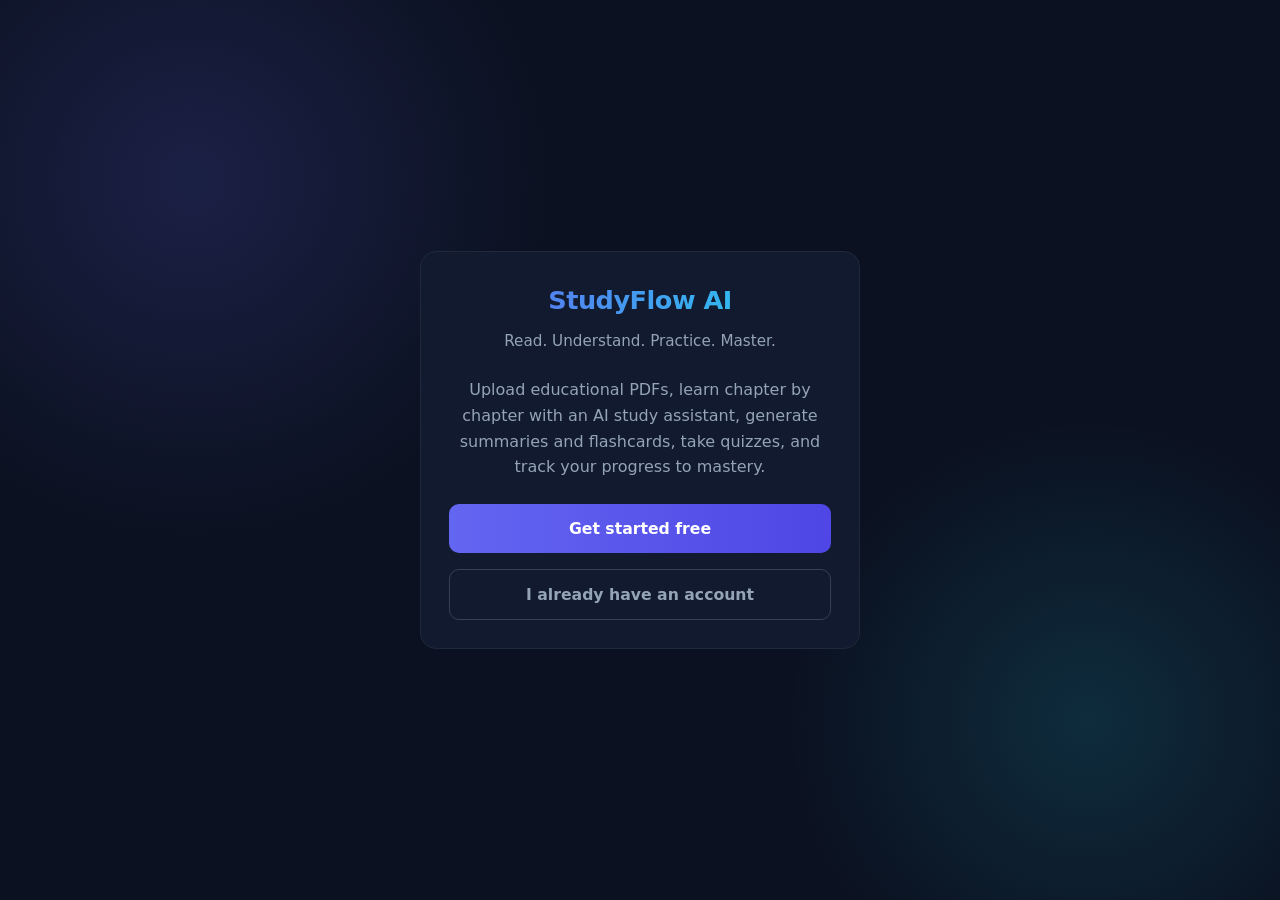
<file: studyflow-nobackend/studyflow-nobackend/index.html>
<!DOCTYPE html>
<html lang="en" data-theme="dark">
<head>
    <meta charset="UTF-8" />
    <meta name="viewport" content="width=device-width, initial-scale=1.0" />
    <title>StudyFlow AI — Read. Understand. Practice. Master.</title>
    <link rel="stylesheet" href="styles.css" />
    <link rel="stylesheet" href="auth.css" />
</head>
<body class="auth-bg">
    <main class="auth-wrap">
        <section class="auth-card card text-center">
            <div class="auth-header">
                <div class="brand">StudyFlow AI</div>
                <p class="tagline muted mt-8">Read. Understand. Practice. Master.</p>
            </div>
            <p class="muted">
                Upload educational PDFs, learn chapter by chapter with an AI study
                assistant, generate summaries and flashcards, take quizzes, and track
                your progress to mastery.
            </p>
            <div class="stack mt-24">
                <a class="btn btn-primary btn-block" href="signup.html">Get started free</a>
                <a class="btn btn-ghost btn-block" href="login.html">I already have an account</a>
            </div>
        </section>
    </main>
    <script type="module" src="index-page.js"></script>
</body>
</html>
</file>
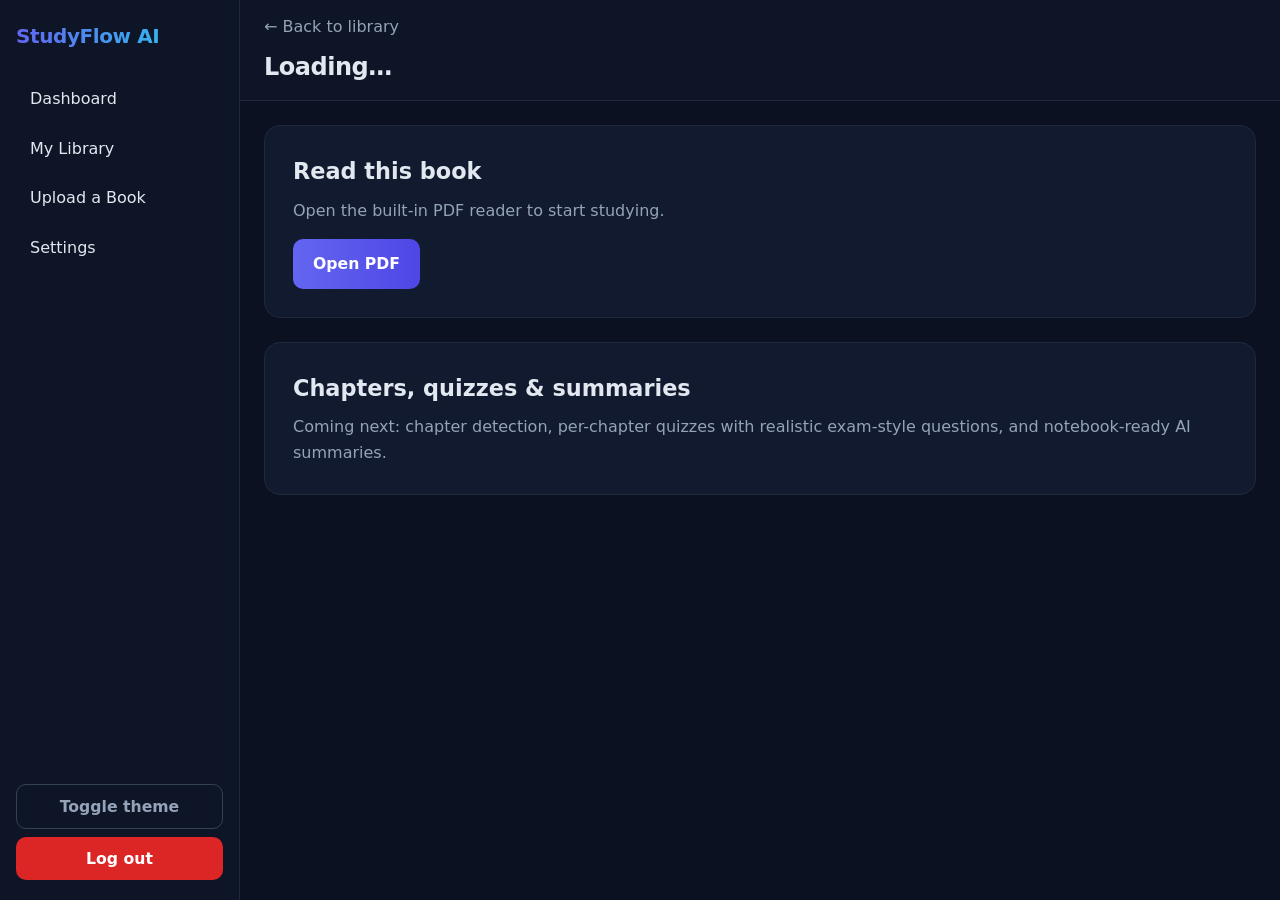
<file: studyflow-nobackend/studyflow-nobackend/book-details.html>
<!DOCTYPE html>
<html lang="en" data-theme="dark">
<head>
    <meta charset="UTF-8" />
    <meta name="viewport" content="width=device-width, initial-scale=1.0" />
    <title>Book — StudyFlow AI</title>
    <link rel="stylesheet" href="styles.css" />
    <link rel="stylesheet" href="dashboard.css" />
</head>
<body>
    <div class="app-shell">
        <aside class="app-sidebar">
            <div class="brand">StudyFlow AI</div>
            <nav class="mt-24">
                <a class="nav-link" href="dashboard.html">Dashboard</a>
                <a class="nav-link" href="library.html">My Library</a>
                <a class="nav-link" href="upload-book.html">Upload a Book</a>
                <a class="nav-link" href="settings.html">Settings</a>
            </nav>
            <div class="sidebar-footer">
                <button id="theme-toggle" type="button" class="btn btn-ghost btn-block">Toggle theme</button>
                <button id="logout-btn" type="button" class="btn btn-danger btn-block mt-8">Log out</button>
            </div>
        </aside>
        <div class="app-main">
            <header class="app-topbar">
                <a href="library.html" class="muted">&larr; Back to library</a>
                <h1 id="book-title" class="mt-8">Loading…</h1>
                <p id="book-author" class="muted"></p>
            </header>
            <main class="app-content">
                <section class="card">
                    <h2>Read this book</h2>
                    <p class="muted mt-8">Open the built-in PDF reader to start studying.</p>
                    <a id="open-pdf" class="btn btn-primary mt-16" target="_blank" rel="noopener">Open PDF</a>
                </section>
                <section class="card mt-24">
                    <h2>Chapters, quizzes &amp; summaries</h2>
                    <p class="muted mt-8">
                        Coming next: chapter detection, per-chapter quizzes with realistic
                        exam-style questions, and notebook-ready AI summaries.
                    </p>
                </section>
            </main>
        </div>
    </div>
    <script type="module" src="book-details.js"></script>
</body>
</html>
</file>
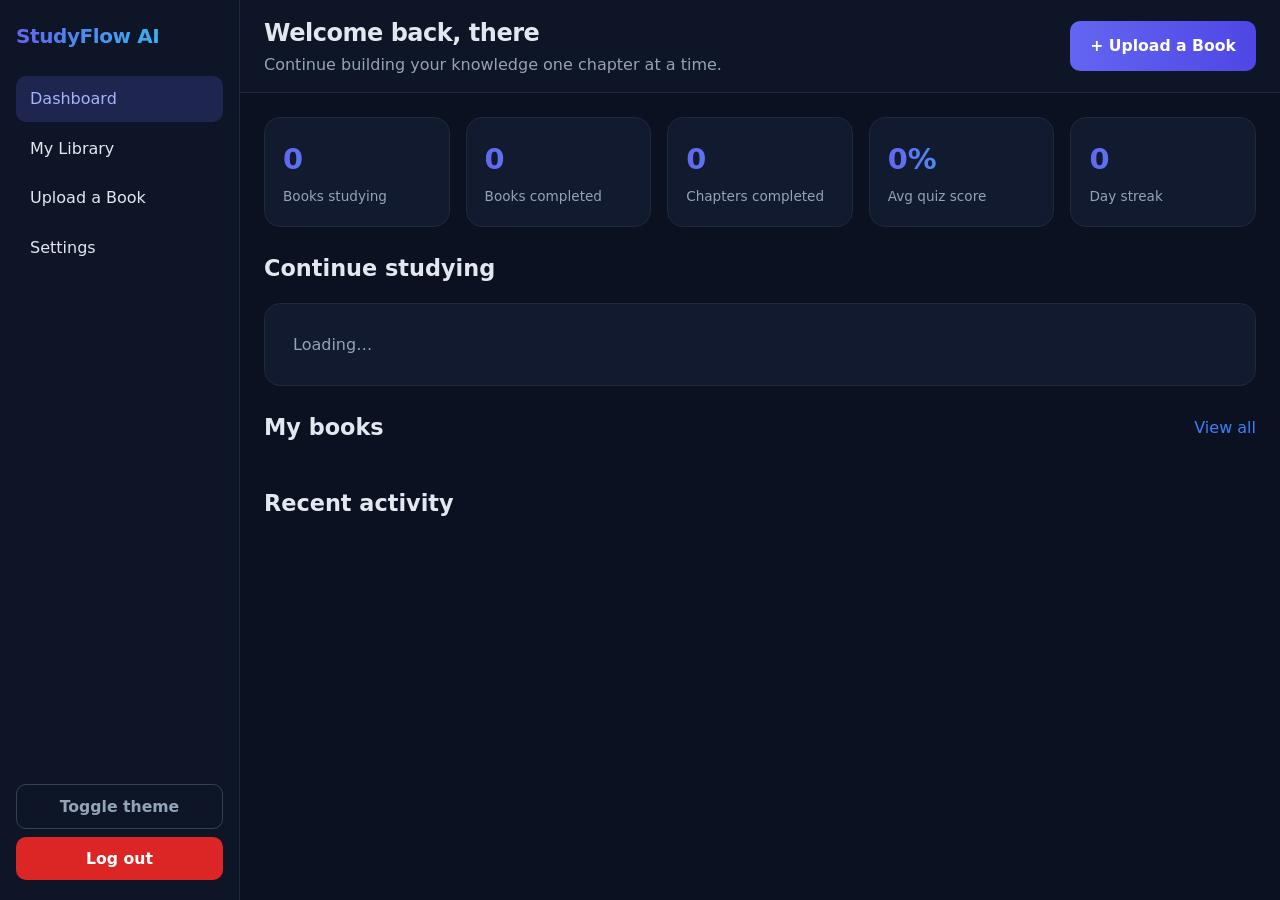
<file: studyflow-nobackend/studyflow-nobackend/dashboard.html>
<!DOCTYPE html>
<html lang="en" data-theme="dark">
<head>
    <meta charset="UTF-8" />
    <meta name="viewport" content="width=device-width, initial-scale=1.0" />
    <title>Dashboard — StudyFlow AI</title>
    <link rel="stylesheet" href="styles.css" />
    <link rel="stylesheet" href="dashboard.css" />
</head>
<body>
    <div class="app-shell">
        <aside class="app-sidebar">
            <div class="brand">StudyFlow AI</div>
            <nav class="mt-24">
                <a class="nav-link active" href="dashboard.html">Dashboard</a>
                <a class="nav-link" href="library.html">My Library</a>
                <a class="nav-link" href="upload-book.html">Upload a Book</a>
                <a class="nav-link" href="settings.html">Settings</a>
            </nav>
            <div class="sidebar-footer">
                <button id="theme-toggle" type="button" class="btn btn-ghost btn-block">Toggle theme</button>
                <button id="logout-btn" type="button" class="btn btn-danger btn-block mt-8">Log out</button>
            </div>
        </aside>

        <div class="app-main">
            <header class="app-topbar spread">
                <div>
                    <h1>Welcome back, <span id="welcome-name">there</span></h1>
                    <p class="muted">Continue building your knowledge one chapter at a time.</p>
                </div>
                <a class="btn btn-primary" href="upload-book.html">+ Upload a Book</a>
            </header>

            <main class="app-content">
                <!-- Stats -->
                <section class="stats-grid">
                    <div class="stat-card card">
                        <span class="stat-value" id="stat-studying">0</span>
                        <span class="stat-label muted">Books studying</span>
                    </div>
                    <div class="stat-card card">
                        <span class="stat-value" id="stat-completed">0</span>
                        <span class="stat-label muted">Books completed</span>
                    </div>
                    <div class="stat-card card">
                        <span class="stat-value" id="stat-chapters">0</span>
                        <span class="stat-label muted">Chapters completed</span>
                    </div>
                    <div class="stat-card card">
                        <span class="stat-value" id="stat-quizavg">0%</span>
                        <span class="stat-label muted">Avg quiz score</span>
                    </div>
                    <div class="stat-card card">
                        <span class="stat-value" id="stat-streak">0</span>
                        <span class="stat-label muted">Day streak</span>
                    </div>
                </section>

                <!-- Continue studying -->
                <section class="mt-24">
                    <h2>Continue studying</h2>
                    <div id="continue-area" class="mt-16">
                        <div class="card muted">Loading…</div>
                    </div>
                </section>

                <!-- My books -->
                <section class="mt-24">
                    <div class="spread">
                        <h2>My books</h2>
                        <a href="library.html">View all</a>
                    </div>
                    <div id="books-grid" class="books-grid mt-16"></div>
                </section>

                <!-- Recent activity -->
                <section class="mt-24">
                    <h2>Recent activity</h2>
                    <ul id="activity-list" class="activity-list mt-16"></ul>
                </section>
            </main>
        </div>
    </div>
    <script type="module" src="dashboard.js"></script>
</body>
</html>
</file>
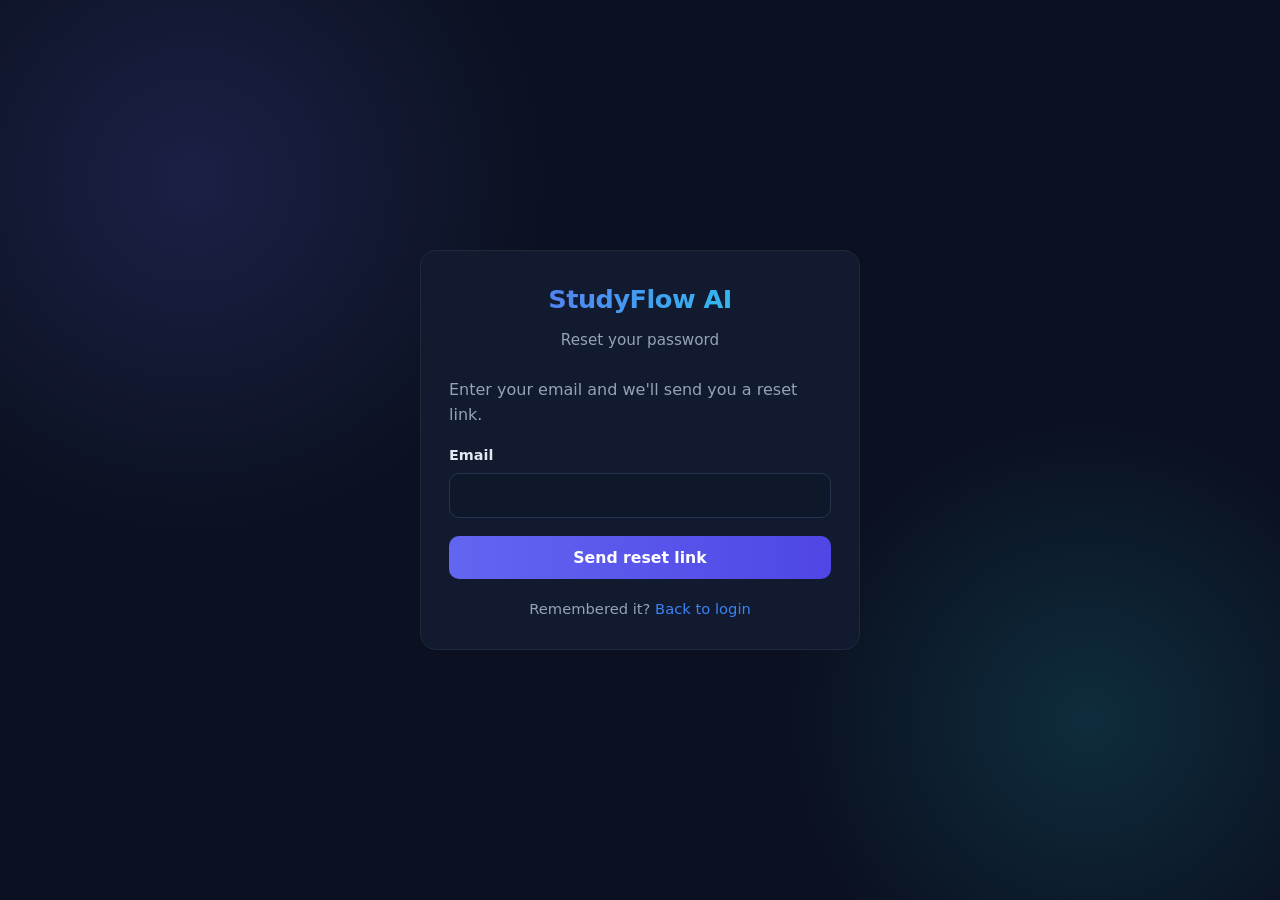
<file: studyflow-nobackend/studyflow-nobackend/forgot-password.html>
<!DOCTYPE html>
<html lang="en" data-theme="dark">
<head>
    <meta charset="UTF-8" />
    <meta name="viewport" content="width=device-width, initial-scale=1.0" />
    <title>Forgot password — StudyFlow AI</title>
    <link rel="stylesheet" href="styles.css" />
    <link rel="stylesheet" href="auth.css" />
</head>
<body class="auth-bg" data-page="forgot">
    <main class="auth-wrap">
        <section class="auth-card card">
            <div class="auth-header">
                <div class="brand">StudyFlow AI</div>
                <p class="tagline muted mt-8">Reset your password</p>
            </div>
            <p class="muted mt-8">Enter your email and we'll send you a reset link.</p>
            <form id="forgot-form" class="mt-16" novalidate>
                <div class="field">
                    <label for="email">Email</label>
                    <input id="email" type="email" autocomplete="email" required />
                </div>
                <button type="submit" class="btn btn-primary btn-block">Send reset link</button>
            </form>
            <p class="auth-footer muted">Remembered it? <a href="login.html">Back to login</a></p>
        </section>
    </main>
    <script type="module" src="auth.js"></script>
</body>
</html>
</file>
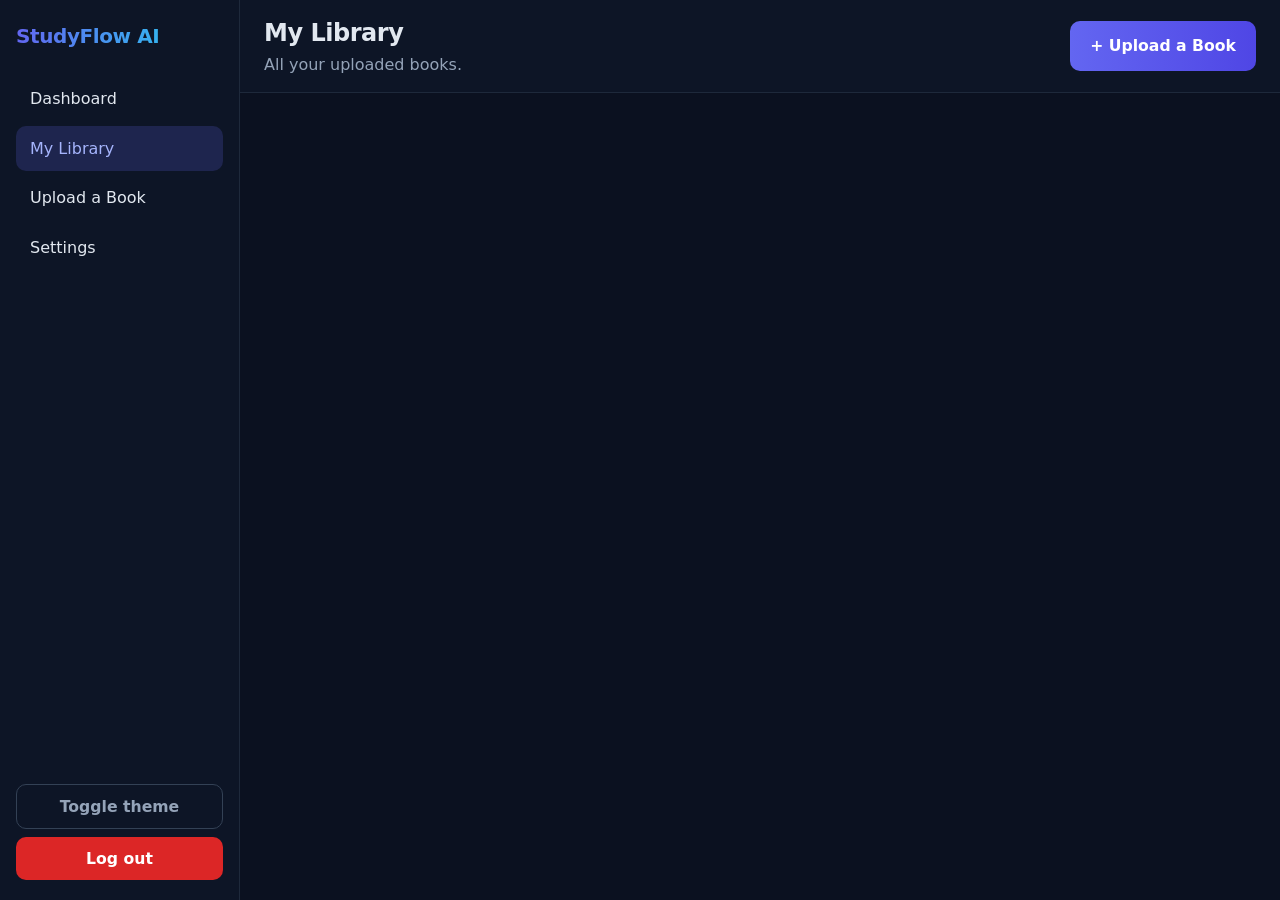
<file: studyflow-nobackend/studyflow-nobackend/library.html>
<!DOCTYPE html>
<html lang="en" data-theme="dark">
<head>
    <meta charset="UTF-8" />
    <meta name="viewport" content="width=device-width, initial-scale=1.0" />
    <title>My Library — StudyFlow AI</title>
    <link rel="stylesheet" href="styles.css" />
    <link rel="stylesheet" href="dashboard.css" />
</head>
<body>
    <div class="app-shell">
        <aside class="app-sidebar">
            <div class="brand">StudyFlow AI</div>
            <nav class="mt-24">
                <a class="nav-link" href="dashboard.html">Dashboard</a>
                <a class="nav-link active" href="library.html">My Library</a>
                <a class="nav-link" href="upload-book.html">Upload a Book</a>
                <a class="nav-link" href="settings.html">Settings</a>
            </nav>
            <div class="sidebar-footer">
                <button id="theme-toggle" type="button" class="btn btn-ghost btn-block">Toggle theme</button>
                <button id="logout-btn" type="button" class="btn btn-danger btn-block mt-8">Log out</button>
            </div>
        </aside>

        <div class="app-main">
            <header class="app-topbar spread">
                <div>
                    <h1>My Library</h1>
                    <p class="muted">All your uploaded books.</p>
                </div>
                <a class="btn btn-primary" href="upload-book.html">+ Upload a Book</a>
            </header>
            <main class="app-content">
                <div id="library-grid" class="books-grid"></div>
            </main>
        </div>
    </div>
    <script type="module" src="library.js"></script>
</body>
</html>
</file>
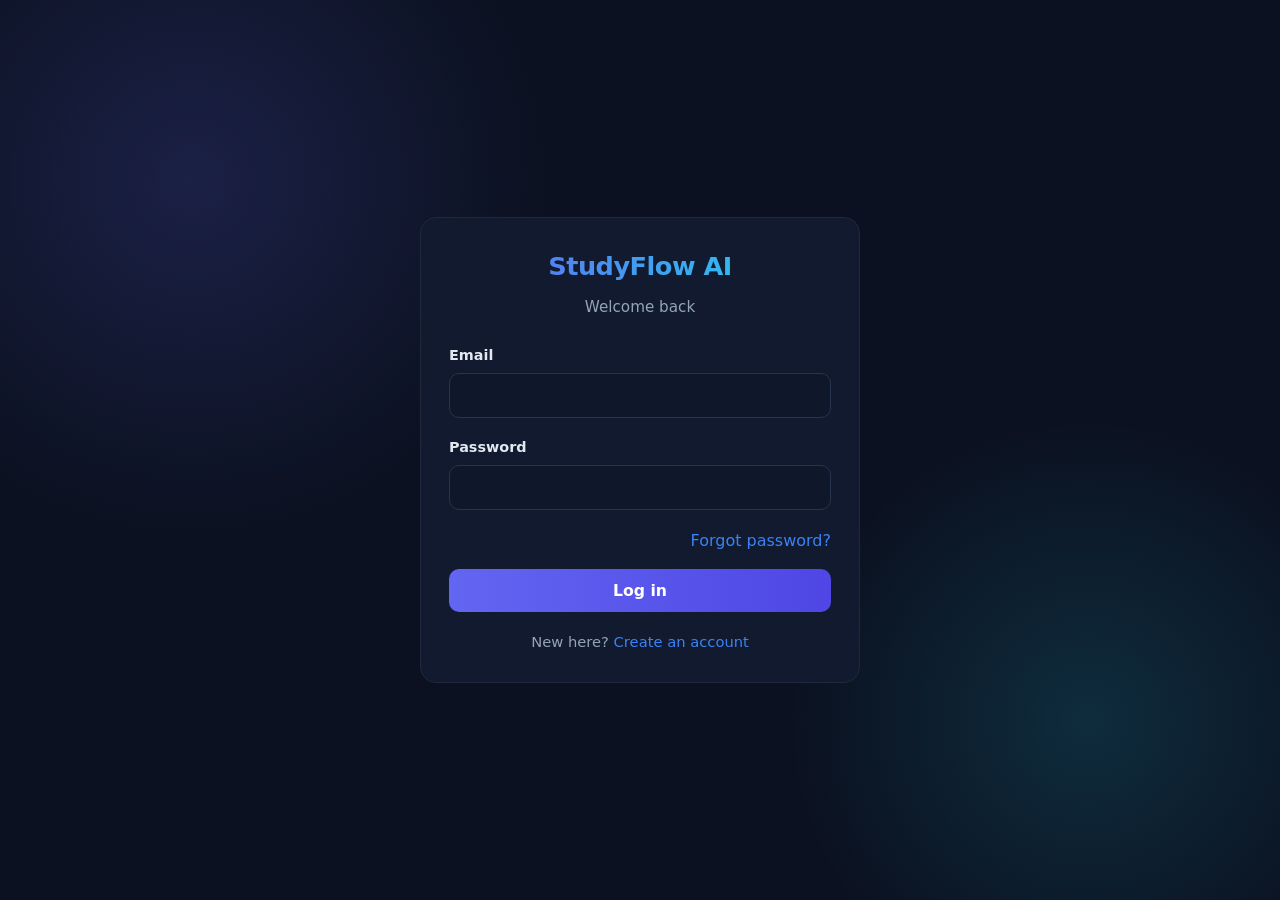
<file: studyflow-nobackend/studyflow-nobackend/login.html>
<!DOCTYPE html>
<html lang="en" data-theme="dark">
<head>
    <meta charset="UTF-8" />
    <meta name="viewport" content="width=device-width, initial-scale=1.0" />
    <title>Log in — StudyFlow AI</title>
    <link rel="stylesheet" href="styles.css" />
    <link rel="stylesheet" href="auth.css" />
</head>
<body class="auth-bg" data-page="login">
    <main class="auth-wrap">
        <section class="auth-card card">
            <div class="auth-header">
                <div class="brand">StudyFlow AI</div>
                <p class="tagline muted mt-8">Welcome back</p>
            </div>
            <form id="login-form" novalidate>
                <div class="field">
                    <label for="email">Email</label>
                    <input id="email" type="email" autocomplete="email" required />
                </div>
                <div class="field">
                    <label for="password">Password</label>
                    <input id="password" type="password" autocomplete="current-password" required />
                </div>
                <div class="spread">
                    <span></span>
                    <a href="forgot-password.html">Forgot password?</a>
                </div>
                <button type="submit" class="btn btn-primary btn-block mt-16">Log in</button>
            </form>
            <p class="auth-footer muted">New here? <a href="signup.html">Create an account</a></p>
        </section>
    </main>
    <script type="module" src="auth.js"></script>
</body>
</html>
</file>
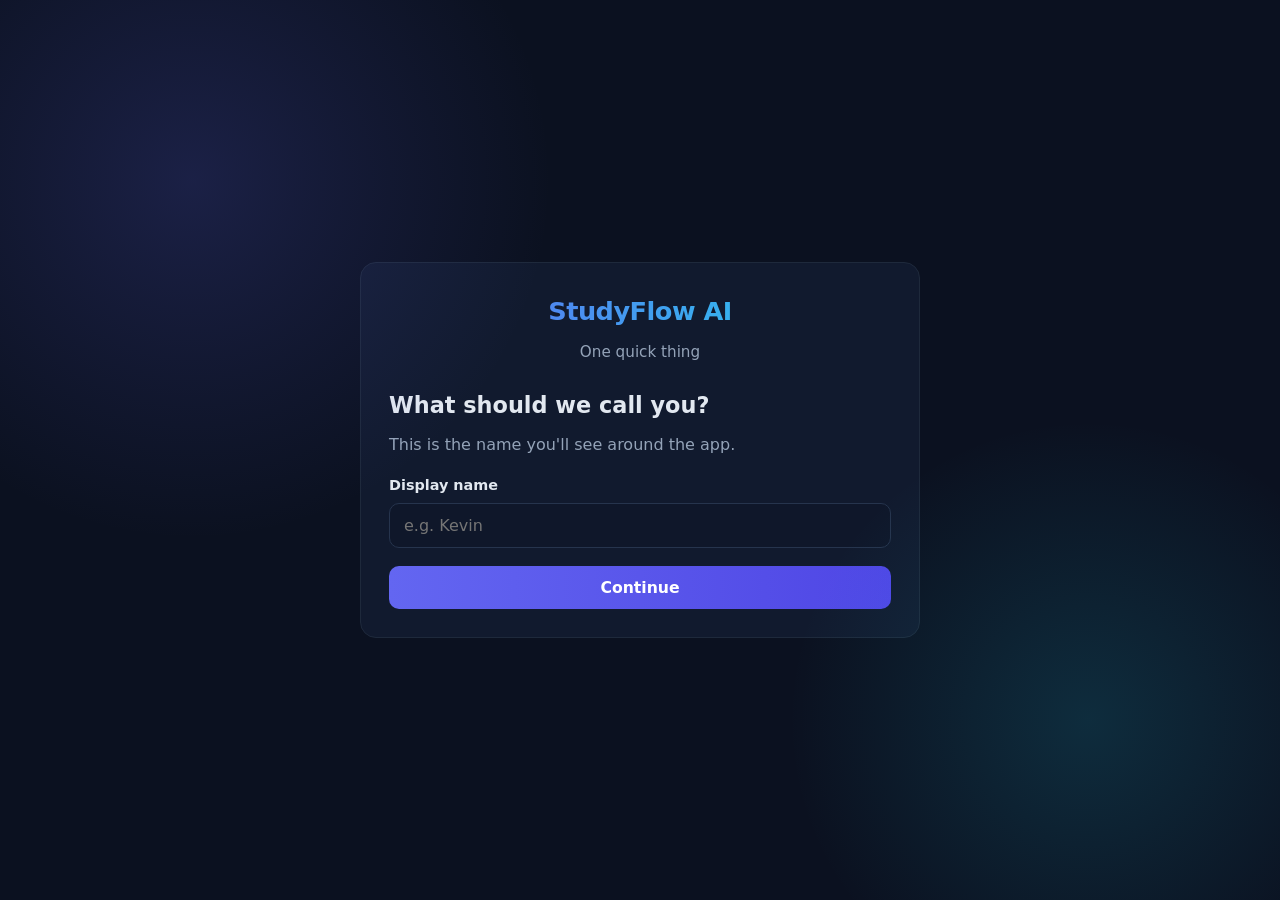
<file: studyflow-nobackend/studyflow-nobackend/onboarding.html>
<!DOCTYPE html>
<html lang="en" data-theme="dark">
<head>
    <meta charset="UTF-8" />
    <meta name="viewport" content="width=device-width, initial-scale=1.0" />
    <title>Welcome — StudyFlow AI</title>
    <link rel="stylesheet" href="styles.css" />
    <link rel="stylesheet" href="auth.css" />
</head>
<body class="auth-bg">
    <main class="onboarding-shell">
        <section class="onboarding-card card">
            <div class="auth-header">
                <div class="brand">StudyFlow AI</div>
                <p class="tagline muted mt-8">One quick thing</p>
            </div>
            <h2 class="mt-16">What should we call you?</h2>
            <p class="muted mt-8">This is the name you'll see around the app.</p>
            <div class="field mt-16">
                <label for="display-name">Display name</label>
                <input id="display-name" type="text" placeholder="e.g. Kevin" maxlength="40" />
            </div>
            <button id="continue-btn" type="button" class="btn btn-primary btn-block">Continue</button>
        </section>
    </main>
    <script type="module" src="onboarding.js"></script>
</body>
</html>
</file>
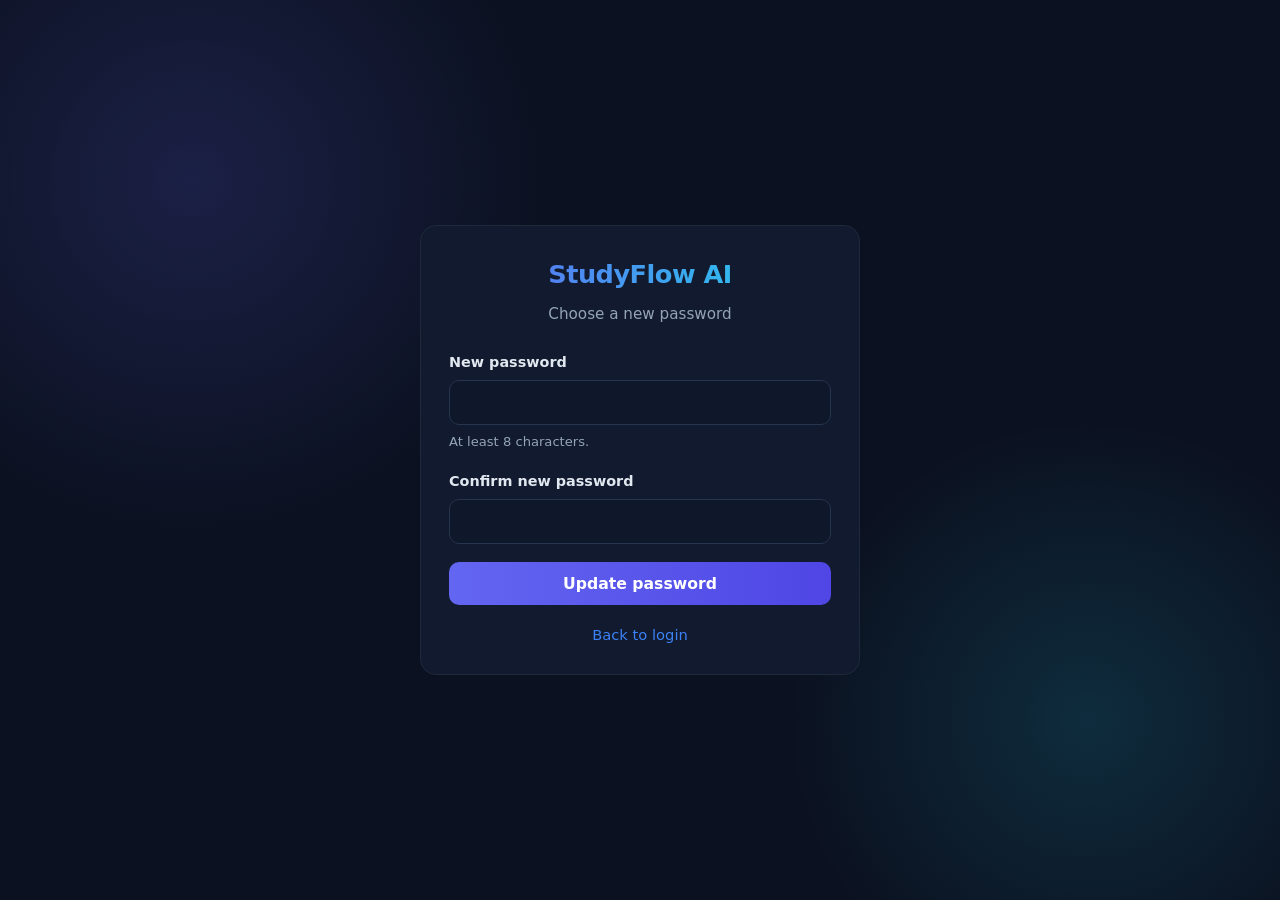
<file: studyflow-nobackend/studyflow-nobackend/reset-password.html>
<!DOCTYPE html>
<html lang="en" data-theme="dark">
<head>
    <meta charset="UTF-8" />
    <meta name="viewport" content="width=device-width, initial-scale=1.0" />
    <title>Set new password — StudyFlow AI</title>
    <link rel="stylesheet" href="styles.css" />
    <link rel="stylesheet" href="auth.css" />
</head>
<body class="auth-bg" data-page="reset">
    <main class="auth-wrap">
        <section class="auth-card card">
            <div class="auth-header">
                <div class="brand">StudyFlow AI</div>
                <p class="tagline muted mt-8">Choose a new password</p>
            </div>
            <form id="reset-form" class="mt-16" novalidate>
                <div class="field">
                    <label for="password">New password</label>
                    <input id="password" type="password" autocomplete="new-password" required />
                    <p class="password-hint muted">At least 8 characters.</p>
                </div>
                <div class="field">
                    <label for="confirmPassword">Confirm new password</label>
                    <input id="confirmPassword" type="password" autocomplete="new-password" required />
                </div>
                <button type="submit" class="btn btn-primary btn-block">Update password</button>
            </form>
            <p class="auth-footer muted"><a href="login.html">Back to login</a></p>
        </section>
    </main>
    <script type="module" src="auth.js"></script>
</body>
</html>
</file>
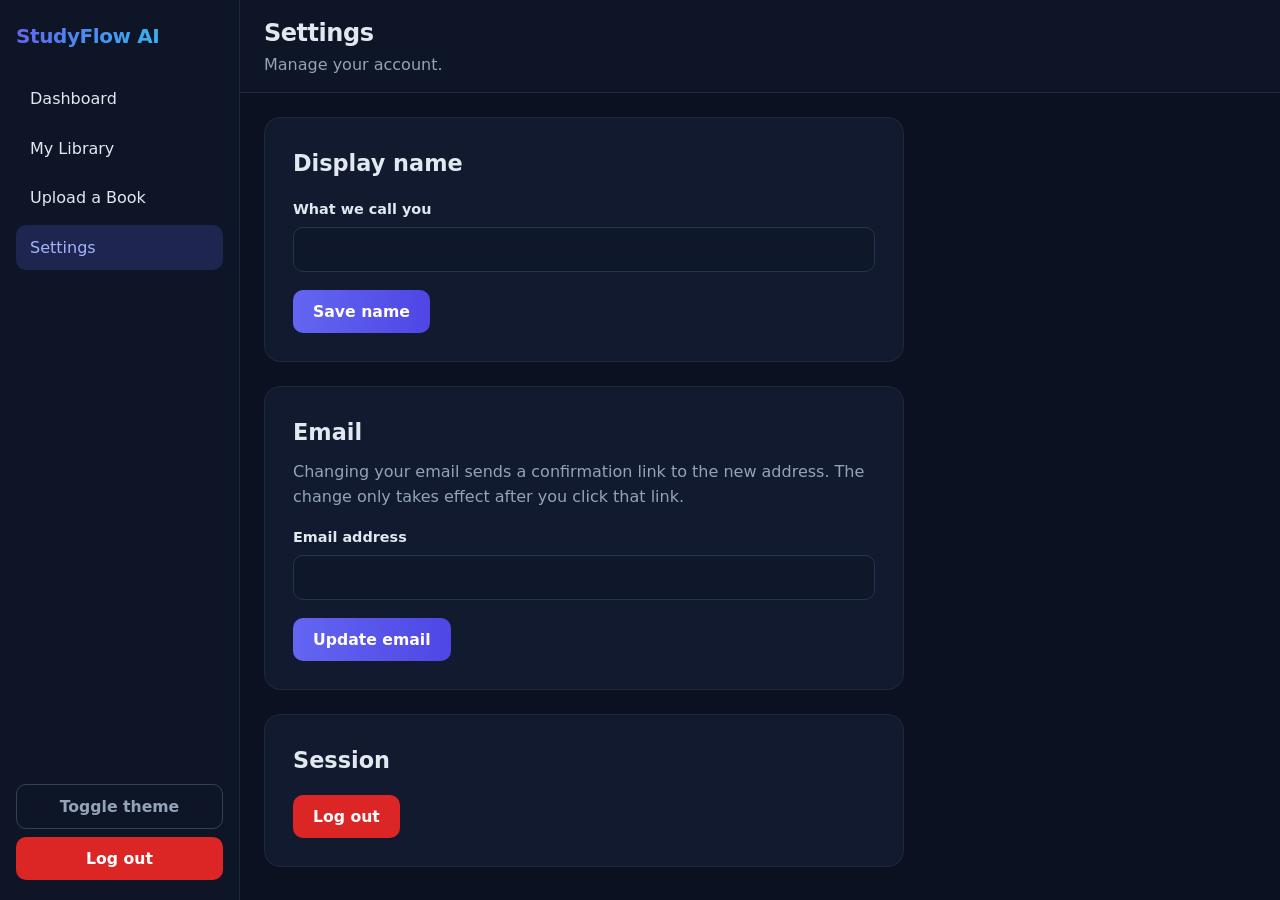
<file: studyflow-nobackend/studyflow-nobackend/settings.html>
<!DOCTYPE html>
<html lang="en" data-theme="dark">
<head>
    <meta charset="UTF-8" />
    <meta name="viewport" content="width=device-width, initial-scale=1.0" />
    <title>Settings — StudyFlow AI</title>
    <link rel="stylesheet" href="styles.css" />
    <link rel="stylesheet" href="dashboard.css" />
</head>
<body>
    <div class="app-shell">
        <aside class="app-sidebar">
            <div class="brand">StudyFlow AI</div>
            <nav class="mt-24">
                <a class="nav-link" href="dashboard.html">Dashboard</a>
                <a class="nav-link" href="library.html">My Library</a>
                <a class="nav-link" href="upload-book.html">Upload a Book</a>
                <a class="nav-link active" href="settings.html">Settings</a>
            </nav>
            <div class="sidebar-footer">
                <button id="theme-toggle" type="button" class="btn btn-ghost btn-block">Toggle theme</button>
                <button id="logout-btn" type="button" class="btn btn-danger btn-block mt-8">Log out</button>
            </div>
        </aside>

        <div class="app-main">
            <header class="app-topbar">
                <h1>Settings</h1>
                <p class="muted">Manage your account.</p>
            </header>

            <main class="app-content">
                <!-- Display name -->
                <section class="card upload-card">
                    <h2>Display name</h2>
                    <div class="field mt-16">
                        <label for="full-name">What we call you</label>
                        <input id="full-name" type="text" maxlength="40" />
                    </div>
                    <button id="save-name" type="button" class="btn btn-primary">Save name</button>
                </section>

                <!-- Email -->
                <section class="card upload-card mt-24">
                    <h2>Email</h2>
                    <p class="muted mt-8">
                        Changing your email sends a confirmation link to the new address.
                        The change only takes effect after you click that link.
                    </p>
                    <div class="field mt-16">
                        <label for="email">Email address</label>
                        <input id="email" type="email" autocomplete="email" />
                    </div>
                    <button id="save-email" type="button" class="btn btn-primary">Update email</button>
                </section>

                <!-- Session -->
                <section class="card upload-card mt-24">
                    <h2>Session</h2>
                    <button id="logout-btn-2" type="button" class="btn btn-danger mt-16">Log out</button>
                </section>
            </main>
        </div>
    </div>
    <script type="module" src="settings.js"></script>
</body>
</html>
</file>
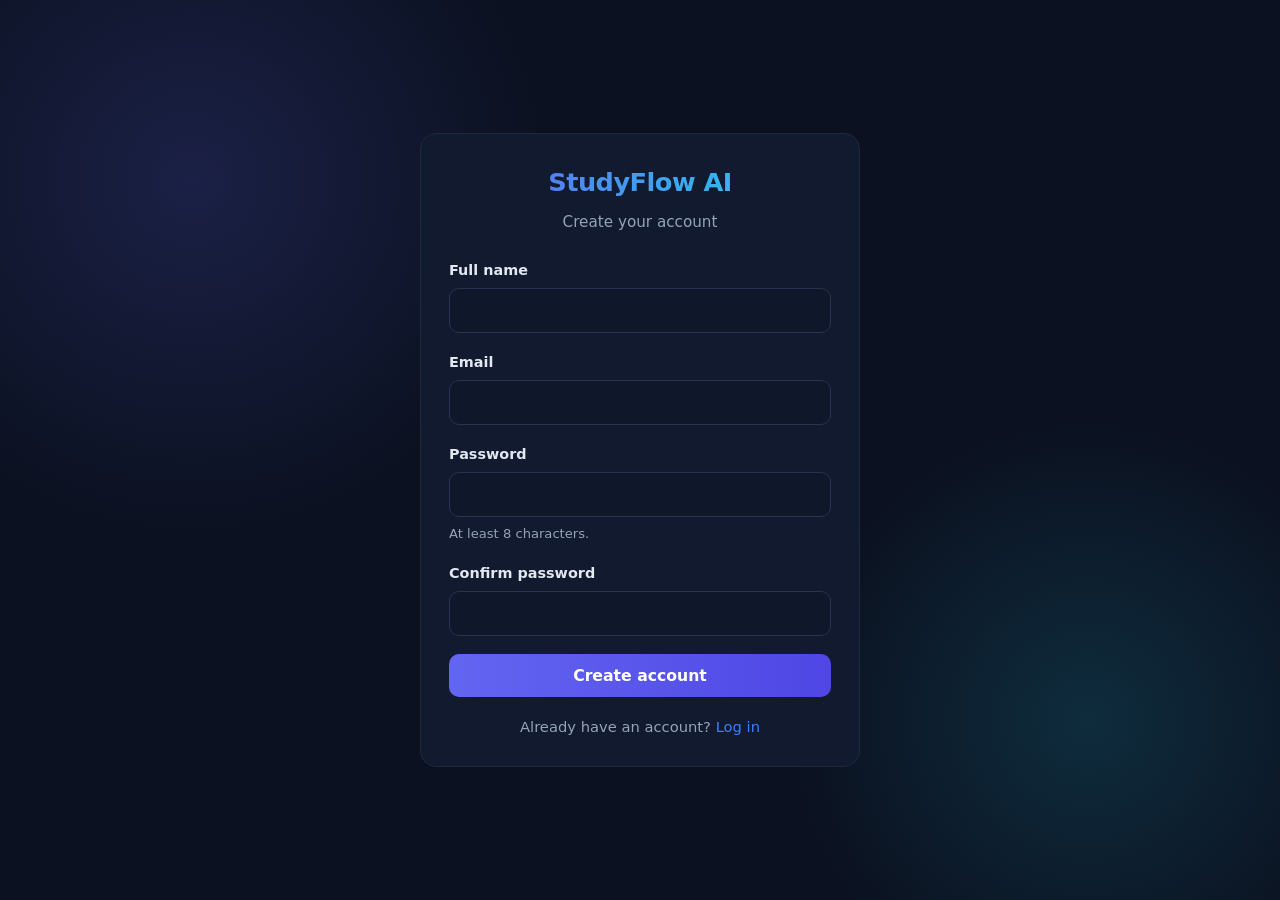
<file: studyflow-nobackend/studyflow-nobackend/signup.html>
<!DOCTYPE html>
<html lang="en" data-theme="dark">
<head>
    <meta charset="UTF-8" />
    <meta name="viewport" content="width=device-width, initial-scale=1.0" />
    <title>Sign up — StudyFlow AI</title>
    <link rel="stylesheet" href="styles.css" />
    <link rel="stylesheet" href="auth.css" />
</head>
<body class="auth-bg" data-page="signup">
    <main class="auth-wrap">
        <section class="auth-card card">
            <div class="auth-header">
                <div class="brand">StudyFlow AI</div>
                <p class="tagline muted mt-8">Create your account</p>
            </div>
            <form id="signup-form" novalidate>
                <div class="field">
                    <label for="fullName">Full name</label>
                    <input id="fullName" type="text" autocomplete="name" required />
                </div>
                <div class="field">
                    <label for="email">Email</label>
                    <input id="email" type="email" autocomplete="email" required />
                </div>
                <div class="field">
                    <label for="password">Password</label>
                    <input id="password" type="password" autocomplete="new-password" required />
                    <p class="password-hint muted">At least 8 characters.</p>
                </div>
                <div class="field">
                    <label for="confirmPassword">Confirm password</label>
                    <input id="confirmPassword" type="password" autocomplete="new-password" required />
                </div>
                <button type="submit" class="btn btn-primary btn-block">Create account</button>
            </form>
            <p class="auth-footer muted">Already have an account? <a href="login.html">Log in</a></p>
        </section>
    </main>
    <script type="module" src="auth.js"></script>
</body>
</html>
</file>
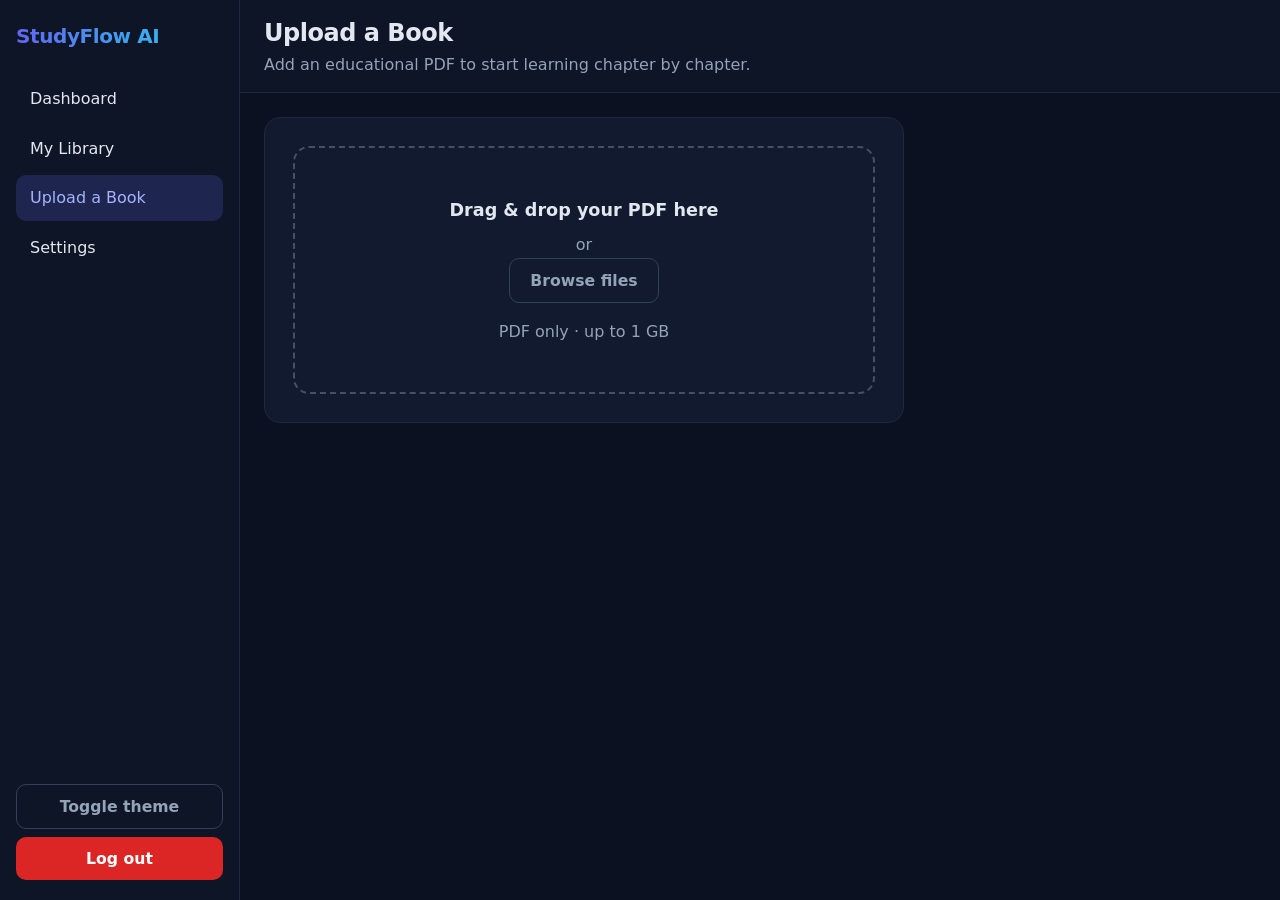
<file: studyflow-nobackend/studyflow-nobackend/upload-book.html>
<!DOCTYPE html>
<html lang="en" data-theme="dark">
<head>
    <meta charset="UTF-8" />
    <meta name="viewport" content="width=device-width, initial-scale=1.0" />
    <title>Upload a Book — StudyFlow AI</title>
    <link rel="stylesheet" href="styles.css" />
    <link rel="stylesheet" href="dashboard.css" />
</head>
<body>
    <div class="app-shell">
        <aside class="app-sidebar">
            <div class="brand">StudyFlow AI</div>
            <nav class="mt-24">
                <a class="nav-link" href="dashboard.html">Dashboard</a>
                <a class="nav-link" href="library.html">My Library</a>
                <a class="nav-link active" href="upload-book.html">Upload a Book</a>
                <a class="nav-link" href="settings.html">Settings</a>
            </nav>
            <div class="sidebar-footer">
                <button id="theme-toggle" type="button" class="btn btn-ghost btn-block">Toggle theme</button>
                <button id="logout-btn" type="button" class="btn btn-danger btn-block mt-8">Log out</button>
            </div>
        </aside>

        <div class="app-main">
            <header class="app-topbar">
                <h1>Upload a Book</h1>
                <p class="muted">Add an educational PDF to start learning chapter by chapter.</p>
            </header>

            <main class="app-content">
                <section class="card upload-card">
                    <div id="dropzone" class="dropzone">
                        <p class="dropzone-title">Drag &amp; drop your PDF here</p>
                        <p class="muted">or</p>
                        <button id="browse-btn" type="button" class="btn btn-ghost">Browse files</button>
                        <input id="file-input" type="file" accept="application/pdf" class="hidden" />
                        <p class="muted mt-16">PDF only · up to 1 GB</p>
                    </div>

                    <div id="file-meta" class="hidden mt-16">
                        <div class="field">
                            <label for="book-title">Title</label>
                            <input id="book-title" type="text" />
                        </div>
                        <div class="field">
                            <label for="book-author">Author (optional)</label>
                            <input id="book-author" type="text" />
                        </div>
                        <p id="chosen-file" class="muted"></p>
                        <div class="row mt-16">
                            <button id="upload-btn" type="button" class="btn btn-primary">Upload book</button>
                            <button id="cancel-btn" type="button" class="btn btn-ghost">Cancel</button>
                        </div>
                    </div>

                    <div id="progress-area" class="hidden mt-16">
                        <div class="progress-track"><div id="upload-progress" class="progress-fill"></div></div>
                        <p id="progress-text" class="muted mt-8">Starting…</p>
                    </div>
                </section>
            </main>
        </div>
    </div>
    <script type="module" src="upload.js"></script>
</body>
</html>
</file>
<file: studyflow-nobackend/studyflow-nobackend/styles.css>
/* ============================================================
   StudyFlow AI — main stylesheet
   No global-scope selector, no CSS custom properties, no inline styles.
   Theming is done with [data-theme="dark|light"] attribute selectors.
   ============================================================ */

* {
    box-sizing: border-box;
    margin: 0;
    padding: 0;
}

html,
body {
    height: 100%;
}

body {
    font-family: system-ui, -apple-system, "Segoe UI", Roboto, Helvetica, Arial, sans-serif;
    line-height: 1.6;
    -webkit-font-smoothing: antialiased;
    min-height: 100vh;
}

/* ---------- dark theme (default) ---------- */
[data-theme="dark"] body {
    background-color: #0b1120;
    color: #e2e8f0;
}
[data-theme="dark"] .card,
[data-theme="dark"] .panel {
    background-color: #111a2e;
    border: 1px solid #1e293b;
}
[data-theme="dark"] .muted {
    color: #94a3b8;
}
[data-theme="dark"] input,
[data-theme="dark"] textarea,
[data-theme="dark"] select {
    background-color: #0f172a;
    color: #e2e8f0;
    border: 1px solid #26344d;
}
[data-theme="dark"] .option-btn {
    background-color: #0f172a;
    color: #cbd5e1;
    border: 1px solid #26344d;
}
[data-theme="dark"] .app-topbar,
[data-theme="dark"] .app-sidebar {
    background-color: #0d1526;
    border-color: #1e293b;
}

/* ---------- light theme ---------- */
[data-theme="light"] body {
    background-color: #f1f5f9;
    color: #0f172a;
}
[data-theme="light"] .card,
[data-theme="light"] .panel {
    background-color: #ffffff;
    border: 1px solid #e2e8f0;
}
[data-theme="light"] .muted {
    color: #64748b;
}
[data-theme="light"] input,
[data-theme="light"] textarea,
[data-theme="light"] select {
    background-color: #ffffff;
    color: #0f172a;
    border: 1px solid #cbd5e1;
}
[data-theme="light"] .option-btn {
    background-color: #f8fafc;
    color: #334155;
    border: 1px solid #cbd5e1;
}
[data-theme="light"] .app-topbar,
[data-theme="light"] .app-sidebar {
    background-color: #ffffff;
    border-color: #e2e8f0;
}

/* ---------- typography ---------- */
h1 { font-size: 1.9rem; font-weight: 700; letter-spacing: -0.02em; }
h2 { font-size: 1.4rem; font-weight: 700; }
h3 { font-size: 1.1rem; font-weight: 600; }
a { color: #3b82f6; text-decoration: none; }
a:hover { text-decoration: underline; }

.brand {
    font-weight: 800;
    font-size: 1.25rem;
    letter-spacing: -0.02em;
    background: linear-gradient(90deg, #6366f1, #22d3ee);
    -webkit-background-clip: text;
    background-clip: text;
    color: transparent;
}

.tagline {
    font-size: 0.95rem;
}

/* ---------- layout containers ---------- */
.container {
    width: 100%;
    max-width: 1160px;
    margin: 0 auto;
    padding: 24px;
}

.card {
    border-radius: 16px;
    padding: 28px;
}

.stack {
    display: flex;
    flex-direction: column;
    gap: 16px;
}

.row {
    display: flex;
    align-items: center;
    gap: 12px;
}

.spread {
    display: flex;
    align-items: center;
    justify-content: space-between;
    gap: 12px;
}

.grid {
    display: grid;
    gap: 20px;
}

/* ---------- forms ---------- */
label {
    display: block;
    font-size: 0.9rem;
    font-weight: 600;
    margin-bottom: 6px;
}

input,
textarea,
select {
    width: 100%;
    padding: 12px 14px;
    border-radius: 10px;
    font-size: 1rem;
    font-family: inherit;
    transition: border-color 0.15s ease, box-shadow 0.15s ease;
}

input:focus,
textarea:focus,
select:focus {
    outline: none;
    border-color: #6366f1;
    box-shadow: 0 0 0 3px rgba(99, 102, 241, 0.25);
}

.field {
    margin-bottom: 18px;
}

/* ---------- buttons ---------- */
button {
    font-family: inherit;
    cursor: pointer;
    border: none;
}

.btn {
    display: inline-flex;
    align-items: center;
    justify-content: center;
    gap: 8px;
    padding: 12px 20px;
    border-radius: 10px;
    font-size: 0.98rem;
    font-weight: 600;
    transition: transform 0.05s ease, opacity 0.15s ease, background-color 0.15s ease;
}
.btn:active { transform: translateY(1px); }
.btn:disabled { opacity: 0.6; cursor: not-allowed; }

.btn-primary {
    background: linear-gradient(90deg, #6366f1, #4f46e5);
    color: #ffffff;
}
.btn-primary:hover { opacity: 0.92; }

.btn-block { width: 100%; }

.btn-ghost {
    background-color: transparent;
    color: #94a3b8;
    border: 1px solid #334155;
}

.btn-danger {
    background-color: #dc2626;
    color: #ffffff;
}

/* ---------- option buttons (onboarding / settings) ---------- */
.option-group {
    display: grid;
    grid-template-columns: repeat(auto-fit, minmax(150px, 1fr));
    gap: 12px;
}

.option-btn {
    padding: 14px 16px;
    border-radius: 12px;
    font-size: 0.95rem;
    font-weight: 600;
    text-align: left;
    transition: border-color 0.15s ease, transform 0.05s ease;
}
.option-btn:hover { border-color: #6366f1; }
.option-btn.selected {
    border-color: #6366f1;
    box-shadow: 0 0 0 2px rgba(99, 102, 241, 0.35) inset;
    color: #a5b4fc;
}

/* ---------- auth pages ---------- */
.auth-wrap {
    min-height: 100vh;
    display: flex;
    align-items: center;
    justify-content: center;
    padding: 24px;
}
.auth-card {
    width: 100%;
    max-width: 440px;
}
.auth-header {
    text-align: center;
    margin-bottom: 24px;
}
.auth-header .brand { font-size: 1.6rem; }
.auth-footer {
    margin-top: 18px;
    text-align: center;
    font-size: 0.92rem;
}

/* ---------- progress bar ---------- */
.progress-track {
    width: 100%;
    height: 8px;
    border-radius: 999px;
    background-color: rgba(148, 163, 184, 0.25);
    overflow: hidden;
}
.progress-fill {
    height: 100%;
    border-radius: 999px;
    background: linear-gradient(90deg, #6366f1, #22d3ee);
    transition: width 0.3s ease;
}

/* ---------- onboarding steps ---------- */
.onboarding-step { display: none; }
.onboarding-step.active { display: block; }

/* ---------- toasts ---------- */
.toast-host {
    position: fixed;
    top: 20px;
    right: 20px;
    display: flex;
    flex-direction: column;
    gap: 10px;
    z-index: 9999;
}
.toast {
    min-width: 240px;
    max-width: 360px;
    padding: 14px 16px;
    border-radius: 12px;
    color: #ffffff;
    font-size: 0.92rem;
    font-weight: 500;
    opacity: 0;
    transform: translateX(20px);
    transition: opacity 0.25s ease, transform 0.25s ease;
}
.toast-visible { opacity: 1; transform: translateX(0); }
.toast-info { background-color: #334155; }
.toast-success { background-color: #16a34a; }
.toast-error { background-color: #dc2626; }

/* ---------- app shell (dashboard-style pages) ---------- */
.app-shell {
    display: grid;
    grid-template-columns: 240px 1fr;
    min-height: 100vh;
}
.app-sidebar {
    border-right: 1px solid;
    padding: 20px 16px;
}
.app-main { display: flex; flex-direction: column; }
.app-topbar {
    border-bottom: 1px solid;
    padding: 14px 24px;
}
.nav-link {
    display: block;
    padding: 10px 14px;
    border-radius: 10px;
    color: inherit;
    font-weight: 500;
    margin-bottom: 4px;
}
.nav-link:hover { background-color: rgba(99, 102, 241, 0.12); text-decoration: none; }
.nav-link.active { background-color: rgba(99, 102, 241, 0.2); color: #a5b4fc; }

/* ---------- helpers ---------- */
.text-center { text-align: center; }
.mt-8 { margin-top: 8px; }
.mt-16 { margin-top: 16px; }
.mt-24 { margin-top: 24px; }
.hidden { display: none; }
.divider {
    height: 1px;
    background-color: rgba(148, 163, 184, 0.2);
    margin: 20px 0;
}
</file>
<file: studyflow-nobackend/studyflow-nobackend/auth.css>
/* Auth + onboarding page-specific styles. Loaded after styles.css. */

.auth-bg {
    position: relative;
    overflow: hidden;
}
.auth-bg::before {
    content: "";
    position: absolute;
    inset: 0;
    background:
        radial-gradient(600px circle at 15% 20%, rgba(99, 102, 241, 0.18), transparent 60%),
        radial-gradient(500px circle at 85% 80%, rgba(34, 211, 238, 0.14), transparent 60%);
    pointer-events: none;
    z-index: 0;
}
.auth-wrap { position: relative; z-index: 1; }

.password-hint {
    font-size: 0.82rem;
    margin-top: 6px;
}

.onboarding-shell {
    min-height: 100vh;
    display: flex;
    align-items: center;
    justify-content: center;
    padding: 24px;
}
.onboarding-card {
    width: 100%;
    max-width: 560px;
}
.onboarding-nav {
    display: flex;
    justify-content: space-between;
    margin-top: 28px;
}
.step-label {
    font-size: 0.82rem;
    letter-spacing: 0.08em;
    text-transform: uppercase;
    margin-bottom: 8px;
}

/* ---------- "setting things up" overlay ---------- */
.setup-overlay {
    position: fixed;
    inset: 0;
    z-index: 9998;
    display: flex;
    align-items: center;
    justify-content: center;
}
[data-theme="dark"] .setup-overlay {
    background-color: rgba(11, 17, 32, 0.92);
}
[data-theme="light"] .setup-overlay {
    background-color: rgba(241, 245, 249, 0.92);
}
.setup-box {
    text-align: center;
    display: flex;
    flex-direction: column;
    align-items: center;
    gap: 10px;
}
.setup-title {
    font-size: 1.15rem;
    font-weight: 700;
    margin-top: 6px;
}
.setup-spinner {
    width: 46px;
    height: 46px;
    border-radius: 50%;
    border: 4px solid rgba(99, 102, 241, 0.25);
    border-top-color: #6366f1;
    animation: setup-spin 0.8s linear infinite;
}
@keyframes setup-spin {
    to { transform: rotate(360deg); }
}
</file>
<file: studyflow-nobackend/studyflow-nobackend/dashboard.css>
/* Dashboard / app-shell page styles. Loaded after styles.css. No global-scope selector. */

.app-sidebar {
    display: flex;
    flex-direction: column;
}
.sidebar-footer {
    margin-top: auto;
    padding-top: 16px;
}

.app-content {
    padding: 24px;
    max-width: 1100px;
    width: 100%;
}

.app-topbar h1 {
    font-size: 1.5rem;
}

/* ---------- stats ---------- */
.stats-grid {
    display: grid;
    grid-template-columns: repeat(auto-fit, minmax(150px, 1fr));
    gap: 16px;
}
.stat-card {
    display: flex;
    flex-direction: column;
    gap: 4px;
    padding: 18px;
}
.stat-value {
    font-size: 1.8rem;
    font-weight: 800;
    background: linear-gradient(90deg, #6366f1, #22d3ee);
    -webkit-background-clip: text;
    background-clip: text;
    color: transparent;
}
.stat-label {
    font-size: 0.85rem;
}

/* ---------- continue card ---------- */
.continue-card {
    display: flex;
    align-items: center;
    gap: 20px;
}
.continue-info {
    flex: 1;
}
.continue-progress {
    width: 5%;
}

/* ---------- book grid + cards ---------- */
.books-grid {
    display: grid;
    grid-template-columns: repeat(auto-fill, minmax(200px, 1fr));
    gap: 16px;
}
.book-card {
    position: relative;
    display: flex;
    flex-direction: column;
    gap: 12px;
    padding: 18px;
    color: inherit;
    text-decoration: none;
    transition: transform 0.08s ease, border-color 0.15s ease;
}
.book-card:hover {
    transform: translateY(-2px);
    text-decoration: none;
    border-color: #6366f1;
}
.book-thumb {
    width: 54px;
    height: 54px;
    border-radius: 12px;
    display: flex;
    align-items: center;
    justify-content: center;
    font-weight: 800;
    color: #ffffff;
    background: linear-gradient(135deg, #6366f1, #22d3ee);
}
.book-title {
    font-size: 1rem;
    line-height: 1.3;
}
.book-author {
    font-size: 0.85rem;
}
.book-delete {
    position: absolute;
    top: 10px;
    right: 10px;
    width: 26px;
    height: 26px;
    border-radius: 8px;
    background-color: rgba(148, 163, 184, 0.15);
    color: inherit;
    font-size: 0.8rem;
    line-height: 1;
    opacity: 0;
    transition: opacity 0.15s ease;
}
.book-card:hover .book-delete {
    opacity: 1;
}
.book-delete:hover {
    background-color: #dc2626;
    color: #ffffff;
}
.book-card-add {
    align-items: center;
    justify-content: center;
    font-weight: 600;
    color: #94a3b8;
    border-style: dashed;
    min-height: 140px;
}

/* ---------- badges ---------- */
.badge {
    display: inline-block;
    font-size: 0.72rem;
    font-weight: 700;
    padding: 3px 8px;
    border-radius: 999px;
    background-color: rgba(148, 163, 184, 0.2);
    width: fit-content;
}
.badge-ready {
    background-color: rgba(34, 197, 94, 0.2);
    color: #4ade80;
}
.badge-done {
    background-color: rgba(99, 102, 241, 0.25);
    color: #a5b4fc;
}

/* ---------- activity ---------- */
.activity-list {
    list-style: none;
    display: flex;
    flex-direction: column;
    gap: 8px;
}
.activity-item {
    display: flex;
    justify-content: space-between;
    gap: 12px;
    padding: 12px 16px;
    border-radius: 10px;
    background-color: rgba(148, 163, 184, 0.08);
}
.activity-when {
    font-size: 0.82rem;
    white-space: nowrap;
}

/* ---------- empty states ---------- */
.empty-state {
    padding: 28px;
    text-align: center;
}

/* ---------- upload ---------- */
.upload-card {
    max-width: 640px;
}
.dropzone {
    border: 2px dashed rgba(148, 163, 184, 0.4);
    border-radius: 16px;
    padding: 48px 24px;
    text-align: center;
    transition: border-color 0.15s ease, background-color 0.15s ease;
}
.dropzone-active {
    border-color: #6366f1;
    background-color: rgba(99, 102, 241, 0.08);
}
.dropzone-title {
    font-size: 1.1rem;
    font-weight: 600;
    margin-bottom: 8px;
}

/* ---------- responsive ---------- */
@media (max-width: 820px) {
    .app-shell {
        grid-template-columns: 1fr;
    }
    .app-sidebar {
        flex-direction: row;
        flex-wrap: wrap;
        align-items: center;
        gap: 8px;
    }
    .app-sidebar nav {
        display: flex;
        flex-wrap: wrap;
        gap: 4px;
        margin-top: 0;
    }
    .sidebar-footer {
        margin-top: 0;
        padding-top: 0;
        display: flex;
        gap: 8px;
    }
    .sidebar-footer .btn-block {
        width: auto;
    }
    .continue-card {
        flex-direction: column;
        align-items: flex-start;
    }
}
</file>
